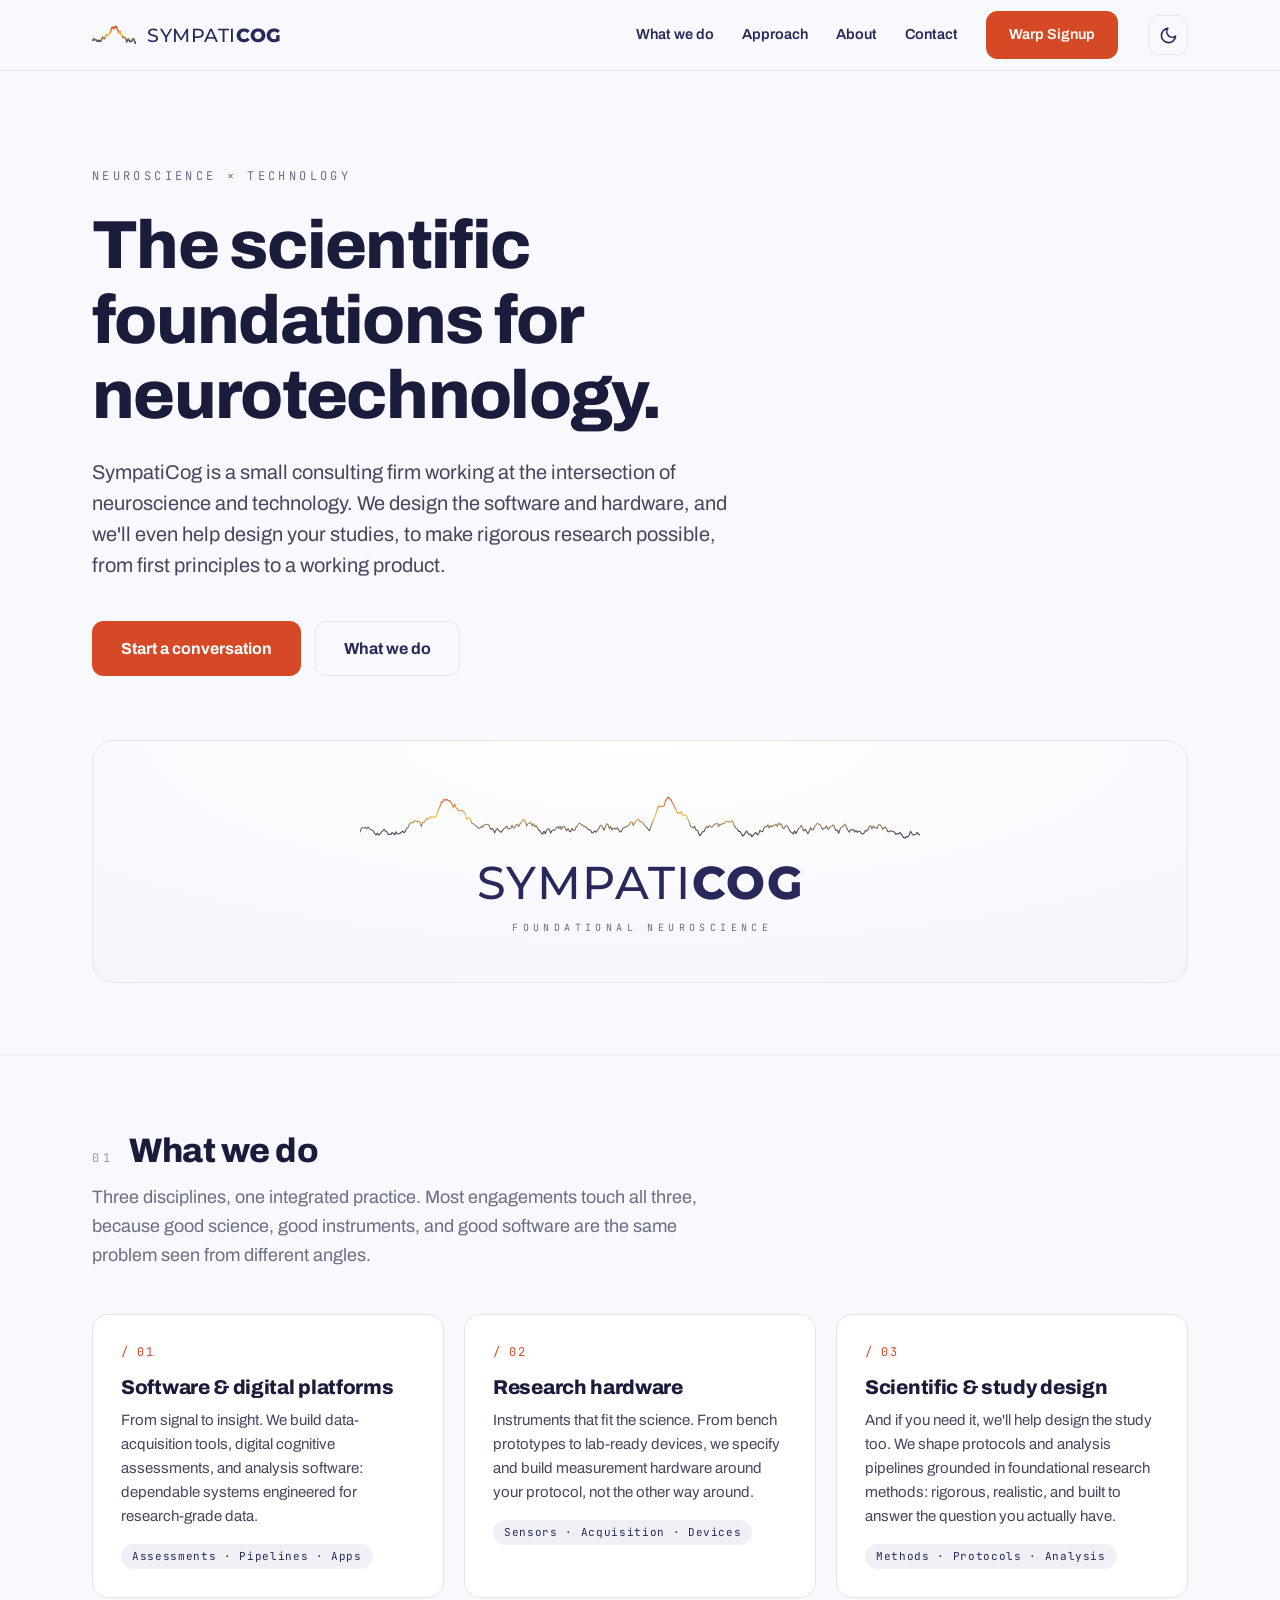
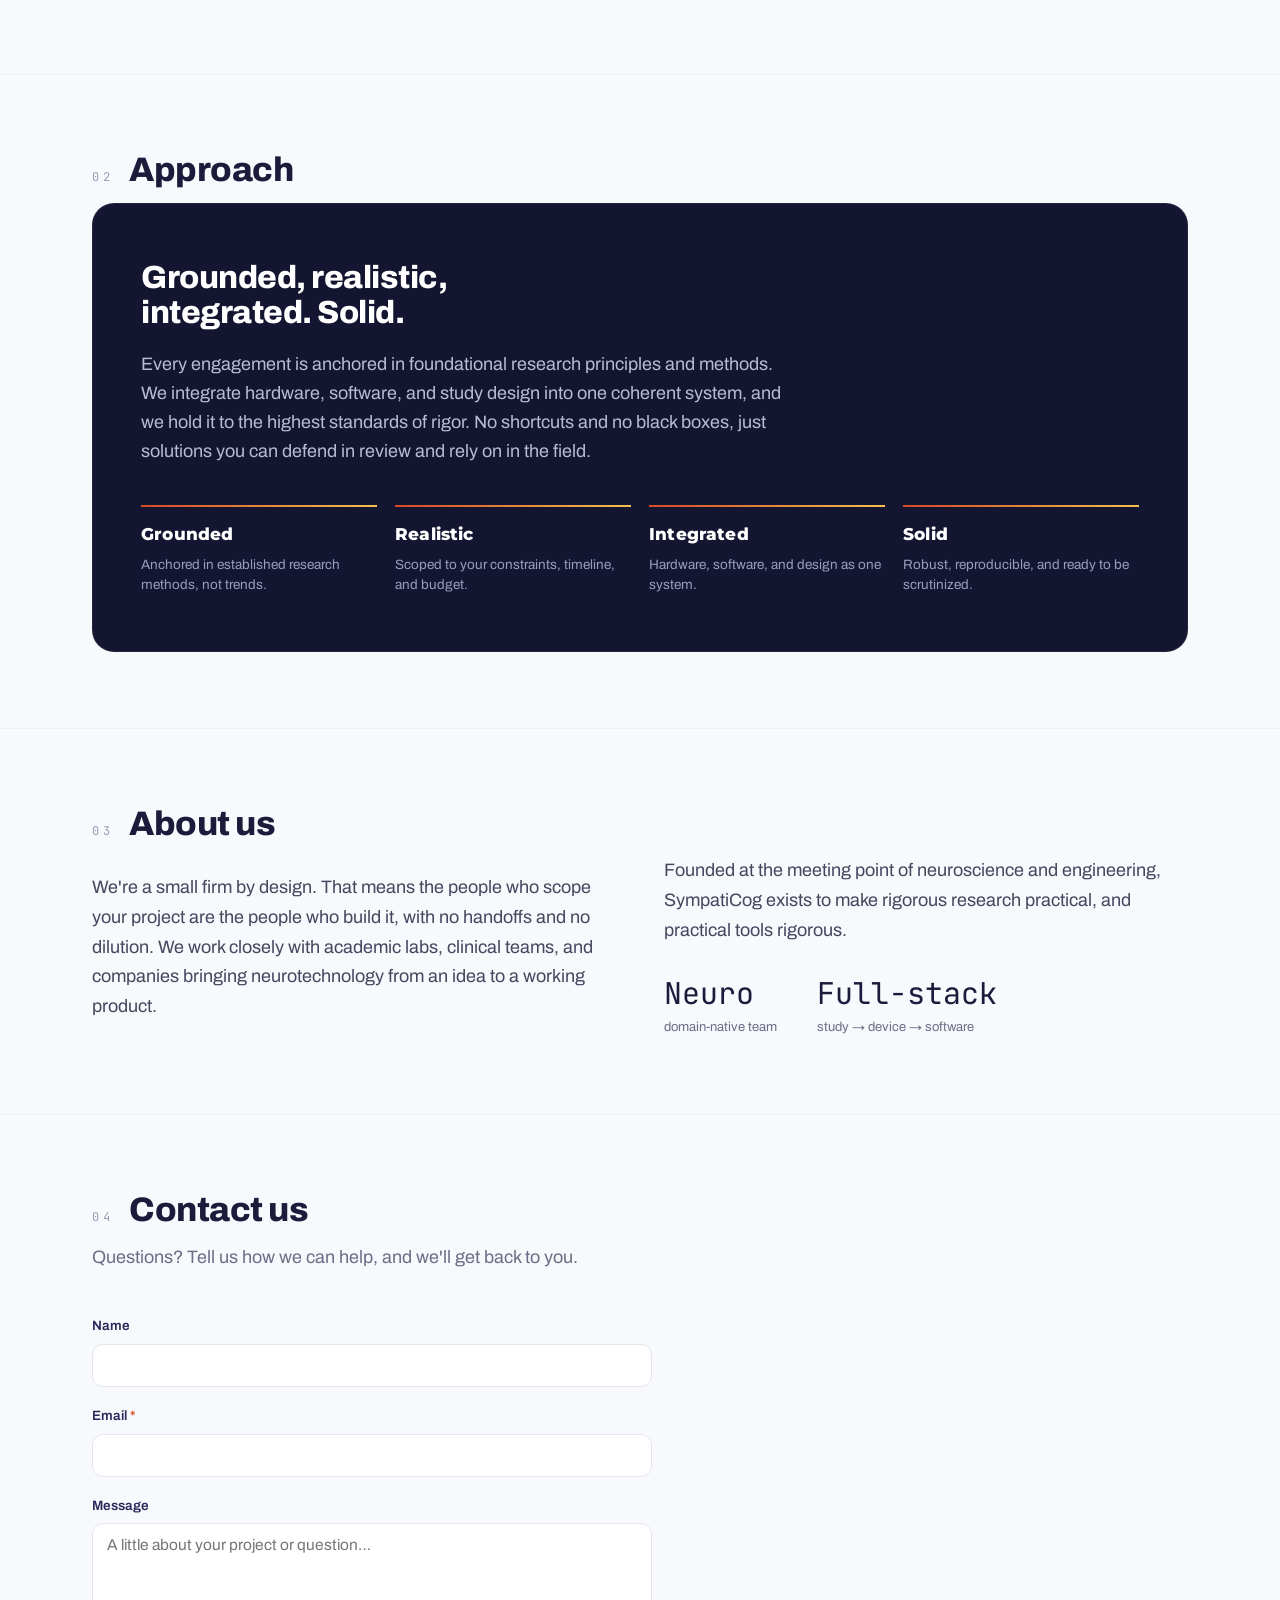
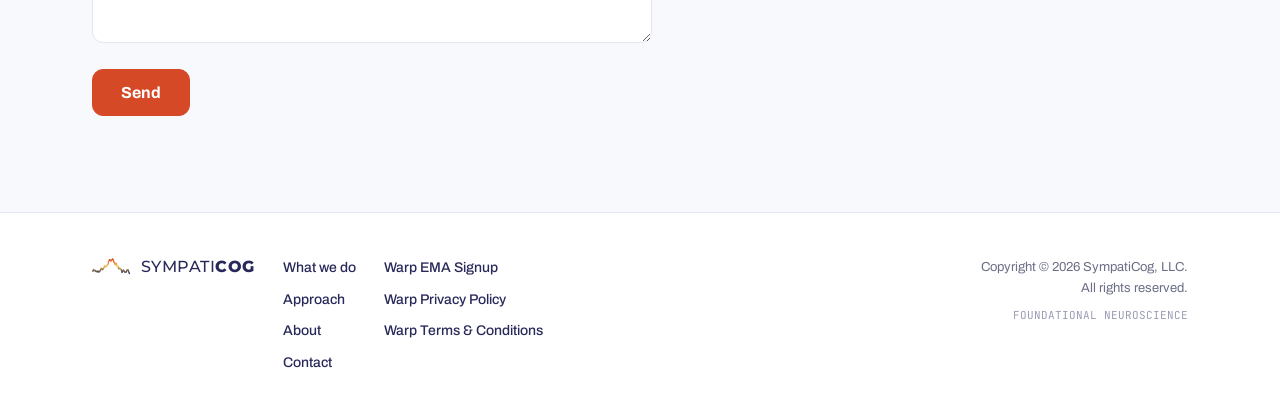
<file: index.html>
<!DOCTYPE html>
<html lang="en">
<head>
<meta charset="utf-8">
<meta name="viewport" content="width=device-width, initial-scale=1">
<title>SympatiCog · Foundational Neuroscience</title>
<meta name="description" content="SympatiCog is a consulting firm at the intersection of neuroscience and technology: scientific study design, research hardware, and software for research-grade data.">
<meta name="theme-color" content="#28295a">
<meta property="og:title" content="SympatiCog">
<meta property="og:description" content="A consulting firm working at the intersection of neuroscience and technology.">
<meta property="og:type" content="website">
<meta property="og:url" content="https://sympaticog.com/">
<link rel="icon" href="favicon.svg" type="image/svg+xml">
<link rel="preconnect" href="https://fonts.googleapis.com">
<link rel="preconnect" href="https://fonts.gstatic.com" crossorigin>
<link href="https://fonts.googleapis.com/css2?family=Archivo:wght@400;500;600;700;800&family=JetBrains+Mono:wght@400;500&family=Montserrat:wght@400;500;600;700;800&display=swap" rel="stylesheet">
<link rel="stylesheet" href="styles.css">
<script>(function(){try{var t=localStorage.getItem('sc-theme');if(t)document.documentElement.setAttribute('data-theme',t);}catch(e){}})();</script>
</head>
<body>

<header class="site-header">
  <div class="wrap">
    <a class="brand" href="/" aria-label="SympatiCog home">
      <svg viewBox="0 8 120 62" preserveAspectRatio="xMidYMid meet" aria-hidden="true"><defs><linearGradient id="hw" x1="0" y1="0" x2="0" y2="1"><stop offset="0" stop-color="#d64926"/><stop offset=".5" stop-color="#f2c14e"/><stop offset="1" stop-color="#28295a"/></linearGradient></defs><path d="M0.0 53.9 L1.3 52.3 L2.7 48.6 L4.0 53.0 L5.3 51.7 L6.7 51.3 L8.0 52.5 L9.3 51.6 L10.7 55.1 L12.0 56.1 L13.3 55.3 L14.7 54.7 L16.0 56.2 L17.3 53.4 L18.7 55.5 L20.0 57.1 L21.3 55.4 L22.7 55.9 L24.0 52.9 L25.3 51.9 L26.7 47.8 L28.0 44.0 L29.3 45.8 L30.7 48.8 L32.0 48.1 L33.3 49.2 L34.7 46.0 L36.0 43.5 L37.3 42.5 L38.7 36.9 L40.0 36.7 L41.3 40.4 L42.7 39.3 L44.0 38.9 L45.3 38.0 L46.7 37.1 L48.0 32.8 L49.3 32.6 L50.7 30.4 L52.0 22.7 L53.3 20.5 L54.7 17.0 L56.0 16.6 L57.3 19.0 L58.7 19.4 L60.0 21.9 L61.3 17.3 L62.7 17.5 L64.0 16.9 L65.3 14.3 L66.7 16.0 L68.0 18.1 L69.3 25.2 L70.7 26.6 L72.0 26.1 L73.3 33.2 L74.7 30.3 L76.0 28.9 L77.3 29.8 L78.7 36.8 L80.0 37.3 L81.3 38.1 L82.7 38.0 L84.0 43.9 L85.3 46.8 L86.7 43.6 L88.0 44.1 L89.3 45.5 L90.7 46.7 L92.0 47.5 L93.3 49.0 L94.7 53.9 L96.0 58.4 L97.3 53.9 L98.7 52.8 L100.0 49.7 L101.3 54.0 L102.7 53.4 L104.0 54.3 L105.3 58.1 L106.7 57.5 L108.0 57.1 L109.3 57.0 L110.7 55.1 L112.0 50.0 L113.3 51.0 L114.7 49.4 L116.0 49.2 L117.3 55.5 L118.7 58.4 L120.0 61.7" fill="none" stroke="url(#hw)" stroke-width="4.5" stroke-linejoin="round" stroke-linecap="round"/></svg>
      <span class="wordmark"><span>SYMPATI</span><b>COG</b></span>
    </a>
    <nav class="nav">
      <a href="#services">What we do</a>
      <a href="#approach">Approach</a>
      <a href="#about">About</a>
      <a href="#contact">Contact</a>
      <a class="btn" href="/warp-ema-signup">Warp Signup</a>
    </nav>
    <button class="theme-toggle" id="themeToggle" type="button" aria-label="Toggle dark mode">
      <svg class="i-moon" viewBox="0 0 24 24" fill="none" stroke="currentColor" stroke-width="2" stroke-linecap="round" stroke-linejoin="round"><path d="M21 12.8A9 9 0 1 1 11.2 3a7 7 0 0 0 9.8 9.8z"/></svg>
      <svg class="i-sun" viewBox="0 0 24 24" fill="none" stroke="currentColor" stroke-width="2" stroke-linecap="round" stroke-linejoin="round"><circle cx="12" cy="12" r="4"/><path d="M12 2v2M12 20v2M4.9 4.9l1.4 1.4M17.7 17.7l1.4 1.4M2 12h2M20 12h2M4.9 19.1l1.4-1.4M17.7 6.3l1.4-1.4"/></svg>
    </button>
  </div>
</header>

<main>
  <!-- HERO -->
  <section class="hero">
    <div class="wrap">
      <div class="eyebrow">Neuroscience × Technology</div>
      <h1>The scientific foundations for neurotechnology.</h1>
      <p class="lead">SympatiCog is a small consulting firm working at the intersection of neuroscience and technology. We design the software and hardware, and we'll even help design your studies, to make rigorous research possible, from first principles to a working product.</p>
      <div class="hero-actions">
        <a class="btn btn-lg" href="#contact">Start a conversation</a>
        <a class="btn btn-ghost btn-lg" href="#services">What we do</a>
      </div>
      <div class="hero-mark">
        <svg class="wave" viewBox="0 20 1200 100" preserveAspectRatio="xMidYMid meet" aria-label="SympatiCog neural signal mark"><defs><linearGradient id="heroW" x1="0" y1="0" x2="0" y2="1"><stop offset="0" stop-color="#d64926"/><stop offset=".48" stop-color="#f2c14e"/><stop offset="1" stop-color="#28295a"/></linearGradient></defs><path d="M0.0 94.7 L2.9 86.6 L5.7 86.0 L8.6 86.4 L11.4 84.5 L14.3 88.7 L17.1 83.6 L20.0 88.1 L22.9 89.9 L25.7 90.6 L28.6 93.4 L31.4 98.4 L34.3 101.1 L37.1 97.3 L40.0 101.5 L42.9 99.5 L45.7 95.1 L48.6 92.8 L51.4 88.6 L54.3 93.2 L57.1 93.9 L60.0 99.7 L62.9 100.2 L65.7 100.5 L68.6 96.4 L71.4 97.5 L74.3 101.2 L77.1 94.6 L80.0 99.3 L82.9 98.8 L85.7 97.5 L88.6 95.6 L91.4 92.9 L94.3 96.7 L97.1 94.0 L100.0 86.6 L102.9 85.2 L105.7 78.4 L108.6 74.8 L111.4 75.8 L114.3 73.6 L117.1 70.7 L120.0 71.3 L122.9 73.7 L125.7 71.3 L128.6 75.5 L131.4 83.1 L134.3 73.7 L137.1 73.9 L140.0 70.2 L142.9 65.6 L145.7 68.2 L148.6 65.1 L151.4 61.7 L154.3 64.6 L157.1 62.0 L160.0 63.3 L162.9 62.7 L165.7 52.7 L168.6 46.4 L171.4 40.6 L174.3 30.3 L177.1 31.5 L180.0 25.1 L182.9 26.8 L185.7 25.0 L188.6 27.4 L191.4 27.8 L194.3 30.7 L197.1 35.3 L200.0 43.2 L202.9 35.2 L205.7 42.8 L208.6 45.6 L211.4 49.8 L214.3 49.0 L217.1 48.5 L220.0 48.8 L222.9 52.8 L225.7 56.5 L228.6 67.2 L231.4 64.6 L234.3 64.9 L237.1 69.0 L240.0 76.5 L242.9 77.3 L245.7 79.7 L248.6 81.6 L251.4 84.6 L254.3 87.2 L257.1 86.3 L260.0 83.0 L262.9 84.6 L265.7 79.7 L268.6 79.4 L271.4 78.3 L274.3 78.8 L277.1 82.1 L280.0 89.5 L282.9 87.4 L285.7 89.6 L288.6 96.9 L291.4 90.8 L294.3 87.1 L297.1 91.9 L300.0 93.8 L302.9 95.4 L305.7 90.9 L308.6 87.7 L311.4 85.7 L314.3 81.9 L317.1 88.0 L320.0 88.0 L322.9 87.2 L325.7 80.3 L328.6 86.5 L331.4 85.8 L334.3 79.4 L337.1 79.2 L340.0 83.4 L342.9 77.0 L345.7 74.6 L348.6 68.6 L351.4 68.5 L354.3 73.3 L357.1 82.2 L360.0 76.6 L362.9 76.8 L365.7 73.2 L368.6 81.9 L371.4 76.8 L374.3 83.9 L377.1 80.5 L380.0 85.3 L382.9 91.6 L385.7 92.5 L388.6 97.4 L391.4 99.5 L394.3 92.9 L397.1 98.5 L400.0 91.3 L402.9 87.7 L405.7 89.3 L408.6 97.4 L411.4 92.0 L414.3 90.9 L417.1 91.4 L420.0 86.6 L422.9 83.5 L425.7 87.7 L428.6 82.1 L431.4 89.9 L434.3 83.1 L437.1 82.3 L440.0 87.0 L442.9 92.3 L445.7 87.6 L448.6 93.2 L451.4 94.6 L454.3 87.0 L457.1 91.3 L460.0 91.0 L462.9 85.3 L465.7 81.7 L468.6 77.4 L471.4 75.7 L474.3 80.5 L477.1 79.5 L480.0 84.0 L482.9 83.2 L485.7 85.2 L488.6 89.6 L491.4 89.7 L494.3 91.7 L497.1 96.9 L500.0 95.9 L502.9 92.8 L505.7 95.5 L508.6 91.4 L511.4 88.4 L514.3 81.6 L517.1 80.3 L520.0 85.8 L522.9 91.2 L525.7 83.4 L528.6 77.2 L531.4 79.0 L534.3 87.4 L537.1 83.0 L540.0 90.5 L542.9 87.4 L545.7 86.6 L548.6 89.1 L551.4 85.8 L554.3 90.6 L557.1 94.8 L560.0 93.5 L562.9 87.4 L565.7 85.6 L568.6 84.8 L571.4 83.4 L574.3 81.9 L577.1 78.5 L580.0 73.9 L582.9 73.6 L585.7 81.0 L588.6 75.0 L591.4 71.1 L594.3 69.2 L597.1 67.0 L600.0 73.6 L602.9 72.1 L605.7 75.1 L608.6 78.8 L611.4 82.3 L614.3 84.7 L617.1 88.6 L620.0 91.8 L622.9 86.1 L625.7 77.2 L628.6 67.4 L631.4 65.0 L634.3 55.1 L637.1 46.1 L640.0 39.4 L642.9 41.2 L645.7 40.4 L648.6 39.3 L651.4 39.9 L654.3 29.2 L657.1 25.1 L660.0 19.0 L662.9 23.3 L665.7 24.6 L668.6 30.7 L671.4 35.2 L674.3 42.7 L677.1 46.6 L680.0 55.1 L682.9 52.4 L685.7 55.6 L688.6 51.9 L691.4 59.2 L694.3 59.2 L697.1 58.0 L700.0 60.8 L702.9 67.8 L705.7 74.1 L708.6 83.4 L711.4 84.1 L714.3 86.7 L717.1 82.1 L720.0 91.1 L722.9 90.9 L725.7 98.3 L728.6 102.7 L731.4 98.7 L734.3 94.2 L737.1 94.4 L740.0 87.4 L742.9 82.8 L745.7 86.0 L748.6 81.4 L751.4 83.3 L754.3 84.9 L757.1 81.1 L760.0 78.4 L762.9 77.4 L765.7 76.6 L768.6 83.1 L771.4 78.0 L774.3 79.3 L777.1 76.3 L780.0 77.3 L782.9 73.2 L785.7 72.4 L788.6 72.5 L791.4 73.8 L794.3 72.4 L797.1 70.9 L800.0 75.5 L802.9 83.1 L805.7 86.7 L808.6 88.9 L811.4 93.6 L814.3 93.2 L817.1 98.4 L820.0 103.6 L822.9 101.5 L825.7 96.8 L828.6 92.7 L831.4 97.9 L834.3 100.4 L837.1 99.8 L840.0 104.9 L842.9 101.8 L845.7 97.6 L848.6 96.3 L851.4 101.0 L854.3 99.1 L857.1 91.0 L860.0 94.0 L862.9 94.2 L865.7 86.4 L868.6 83.3 L871.4 84.0 L874.3 79.3 L877.1 86.3 L880.0 81.9 L882.9 83.1 L885.7 81.2 L888.6 80.6 L891.4 78.3 L894.3 83.2 L897.1 75.4 L900.0 79.3 L902.9 77.5 L905.7 86.2 L908.6 87.5 L911.4 82.7 L914.3 80.5 L917.1 84.1 L920.0 90.4 L922.9 94.8 L925.7 96.3 L928.6 99.0 L931.4 92.2 L934.3 98.3 L937.1 92.8 L940.0 87.3 L942.9 85.2 L945.7 80.5 L948.6 87.3 L951.4 92.9 L954.3 88.9 L957.1 93.9 L960.0 98.4 L962.9 92.9 L965.7 85.6 L968.6 89.9 L971.4 90.1 L974.3 84.1 L977.1 80.1 L980.0 76.2 L982.9 78.1 L985.7 79.0 L988.6 83.7 L991.4 89.5 L994.3 86.6 L997.1 86.7 L1000.0 81.4 L1002.9 89.4 L1005.7 86.8 L1008.6 82.6 L1011.4 82.1 L1014.3 79.7 L1017.1 85.8 L1020.0 91.8 L1022.9 90.6 L1025.7 97.6 L1028.6 89.3 L1031.4 85.3 L1034.3 84.0 L1037.1 80.2 L1040.0 78.1 L1042.9 86.2 L1045.7 91.2 L1048.6 95.4 L1051.4 90.2 L1054.3 90.5 L1057.1 89.3 L1060.0 95.0 L1062.9 91.8 L1065.7 95.8 L1068.6 93.1 L1071.4 93.3 L1074.3 98.4 L1077.1 99.4 L1080.0 97.9 L1082.9 91.5 L1085.7 93.1 L1088.6 90.7 L1091.4 83.0 L1094.3 81.5 L1097.1 88.2 L1100.0 82.0 L1102.9 85.6 L1105.7 85.8 L1108.6 87.2 L1111.4 79.2 L1114.3 79.5 L1117.1 82.3 L1120.0 89.4 L1122.9 86.0 L1125.7 84.2 L1128.6 88.8 L1131.4 94.6 L1134.3 94.4 L1137.1 92.0 L1140.0 93.4 L1142.9 94.0 L1145.7 95.5 L1148.6 100.1 L1151.4 98.1 L1154.3 98.9 L1157.1 95.6 L1160.0 99.6 L1162.9 104.1 L1165.7 107.4 L1168.6 107.6 L1171.4 104.9 L1174.3 105.2 L1177.1 101.4 L1180.0 93.4 L1182.9 98.4 L1185.7 101.5 L1188.6 101.0 L1191.4 99.1 L1194.3 95.7 L1197.1 100.1 L1200.0 100.8" fill="none" stroke="url(#heroW)" stroke-width="2.4" stroke-linejoin="round" stroke-linecap="round"/></svg>
        <span class="wordmark"><span>SYMPATI</span><b>COG</b></span>
        <span class="tag">FOUNDATIONAL NEUROSCIENCE</span>
      </div>
    </div>
  </section>

  <!-- SERVICES -->
  <section class="section" id="services">
    <div class="wrap">
      <div class="section-head"><span class="num">01</span><h2>What we do</h2></div>
      <p class="section-intro">Three disciplines, one integrated practice. Most engagements touch all three, because good science, good instruments, and good software are the same problem seen from different angles.</p>
      <div class="cards">
        <article class="card">
          <div class="idx">/ 01</div>
          <h3>Software &amp; digital platforms</h3>
          <p>From signal to insight. We build data-acquisition tools, digital cognitive assessments, and analysis software: dependable systems engineered for research-grade data.</p>
          <span class="chip">Assessments · Pipelines · Apps</span>
        </article>
        <article class="card">
          <div class="idx">/ 02</div>
          <h3>Research hardware</h3>
          <p>Instruments that fit the science. From bench prototypes to lab-ready devices, we specify and build measurement hardware around your protocol, not the other way around.</p>
          <span class="chip">Sensors · Acquisition · Devices</span>
        </article>
        <article class="card">
          <div class="idx">/ 03</div>
          <h3>Scientific &amp; study design</h3>
          <p>And if you need it, we'll help design the study too. We shape protocols and analysis pipelines grounded in foundational research methods: rigorous, realistic, and built to answer the question you actually have.</p>
          <span class="chip">Methods · Protocols · Analysis</span>
        </article>
      </div>
    </div>
  </section>

  <!-- APPROACH -->
  <section class="section" id="approach">
    <div class="wrap">
      <div class="section-head"><span class="num">02</span><h2>Approach</h2></div>
      <div class="band">
        <h2>Grounded, realistic, integrated. Solid.</h2>
        <p class="lead">Every engagement is anchored in foundational research principles and methods. We integrate hardware, software, and study design into one coherent system, and we hold it to the highest standards of rigor. No shortcuts and no black boxes, just solutions you can defend in review and rely on in the field.</p>
        <div class="principles">
          <div class="principle"><div class="k">Grounded</div><div class="v">Anchored in established research methods, not trends.</div></div>
          <div class="principle"><div class="k">Realistic</div><div class="v">Scoped to your constraints, timeline, and budget.</div></div>
          <div class="principle"><div class="k">Integrated</div><div class="v">Hardware, software, and design as one system.</div></div>
          <div class="principle"><div class="k">Solid</div><div class="v">Robust, reproducible, and ready to be scrutinized.</div></div>
        </div>
      </div>
    </div>
  </section>

  <!-- ABOUT -->
  <section class="section" id="about">
    <div class="wrap">
      <div class="section-head"><span class="num">03</span><h2>About us</h2></div>
      <div class="about-grid">
        <p>We're a small firm by design. That means the people who scope your project are the people who build it, with no handoffs and no dilution. We work closely with academic labs, clinical teams, and companies bringing neurotechnology from an idea to a working product.</p>
        <div>
          <p style="margin-bottom:24px;">Founded at the meeting point of neuroscience and engineering, SympatiCog exists to make rigorous research practical, and practical tools rigorous.</p>
          <div class="stat-row">
            <div class="stat"><div class="n mono">Neuro</div><div class="l">domain-native team</div></div>
            <div class="stat"><div class="n mono">Full-stack</div><div class="l">study → device → software</div></div>
          </div>
        </div>
      </div>
    </div>
  </section>

  <!-- CONTACT -->
  <section class="section" id="contact">
    <div class="wrap">
      <div class="section-head"><span class="num">04</span><h2>Contact us</h2></div>
      <p class="section-intro">Questions? Tell us how we can help, and we'll get back to you.</p>
      <form class="form" name="contact" method="POST" data-netlify="true" netlify-honeypot="bot-field" action="/?sent=1">
        <input type="hidden" name="form-name" value="contact">
        <p hidden><label>Leave this empty: <input name="bot-field"></label></p>
        <div class="field"><label for="c-name">Name</label><input id="c-name" type="text" name="name"></div>
        <div class="field"><label for="c-email">Email <span class="req">*</span></label><input id="c-email" type="email" name="email" required></div>
        <div class="field"><label for="c-msg">Message</label><textarea id="c-msg" name="message" placeholder="A little about your project or question…"></textarea></div>
        <button class="btn btn-lg" type="submit">Send</button>
      </form>
    </div>
  </section>
</main>

<footer class="site-footer">
  <div class="wrap">
    <a class="brand" href="/" aria-label="SympatiCog home">
      <svg viewBox="0 8 120 62" preserveAspectRatio="xMidYMid meet" aria-hidden="true" style="width:38px;height:19px"><defs><linearGradient id="fw" x1="0" y1="0" x2="0" y2="1"><stop offset="0" stop-color="#d64926"/><stop offset=".5" stop-color="#f2c14e"/><stop offset="1" stop-color="#28295a"/></linearGradient></defs><path d="M0.0 53.9 L1.3 52.3 L2.7 48.6 L4.0 53.0 L5.3 51.7 L6.7 51.3 L8.0 52.5 L9.3 51.6 L10.7 55.1 L12.0 56.1 L13.3 55.3 L14.7 54.7 L16.0 56.2 L17.3 53.4 L18.7 55.5 L20.0 57.1 L21.3 55.4 L22.7 55.9 L24.0 52.9 L25.3 51.9 L26.7 47.8 L28.0 44.0 L29.3 45.8 L30.7 48.8 L32.0 48.1 L33.3 49.2 L34.7 46.0 L36.0 43.5 L37.3 42.5 L38.7 36.9 L40.0 36.7 L41.3 40.4 L42.7 39.3 L44.0 38.9 L45.3 38.0 L46.7 37.1 L48.0 32.8 L49.3 32.6 L50.7 30.4 L52.0 22.7 L53.3 20.5 L54.7 17.0 L56.0 16.6 L57.3 19.0 L58.7 19.4 L60.0 21.9 L61.3 17.3 L62.7 17.5 L64.0 16.9 L65.3 14.3 L66.7 16.0 L68.0 18.1 L69.3 25.2 L70.7 26.6 L72.0 26.1 L73.3 33.2 L74.7 30.3 L76.0 28.9 L77.3 29.8 L78.7 36.8 L80.0 37.3 L81.3 38.1 L82.7 38.0 L84.0 43.9 L85.3 46.8 L86.7 43.6 L88.0 44.1 L89.3 45.5 L90.7 46.7 L92.0 47.5 L93.3 49.0 L94.7 53.9 L96.0 58.4 L97.3 53.9 L98.7 52.8 L100.0 49.7 L101.3 54.0 L102.7 53.4 L104.0 54.3 L105.3 58.1 L106.7 57.5 L108.0 57.1 L109.3 57.0 L110.7 55.1 L112.0 50.0 L113.3 51.0 L114.7 49.4 L116.0 49.2 L117.3 55.5 L118.7 58.4 L120.0 61.7" fill="none" stroke="url(#fw)" stroke-width="4.5" stroke-linejoin="round" stroke-linecap="round"/></svg>
      <span class="wordmark"><span>SYMPATI</span><b>COG</b></span>
    </a>
    <nav class="foot-nav">
      <a href="/#services">What we do</a>
      <a href="/#approach">Approach</a>
      <a href="/#about">About</a>
      <a href="/#contact">Contact</a>
    </nav>
    <nav class="foot-nav">
      <a href="/warp-ema-signup">Warp EMA Signup</a>
      <a href="/warp-privacy-policy">Warp Privacy Policy</a>
      <a href="/warp-terms-and-conditions">Warp Terms &amp; Conditions</a>
    </nav>
    <div class="foot-meta">
      Copyright © 2026 SympatiCog, LLC.<br>All rights reserved.
      <div class="mono">FOUNDATIONAL NEUROSCIENCE</div>
    </div>
  </div>
</footer>

<script>document.getElementById('themeToggle').addEventListener('click',function(){var d=document.documentElement;var n=d.getAttribute('data-theme')==='dark'?'light':'dark';d.setAttribute('data-theme',n);try{localStorage.setItem('sc-theme',n);}catch(e){}});</script>
</body>
</html>
</file>
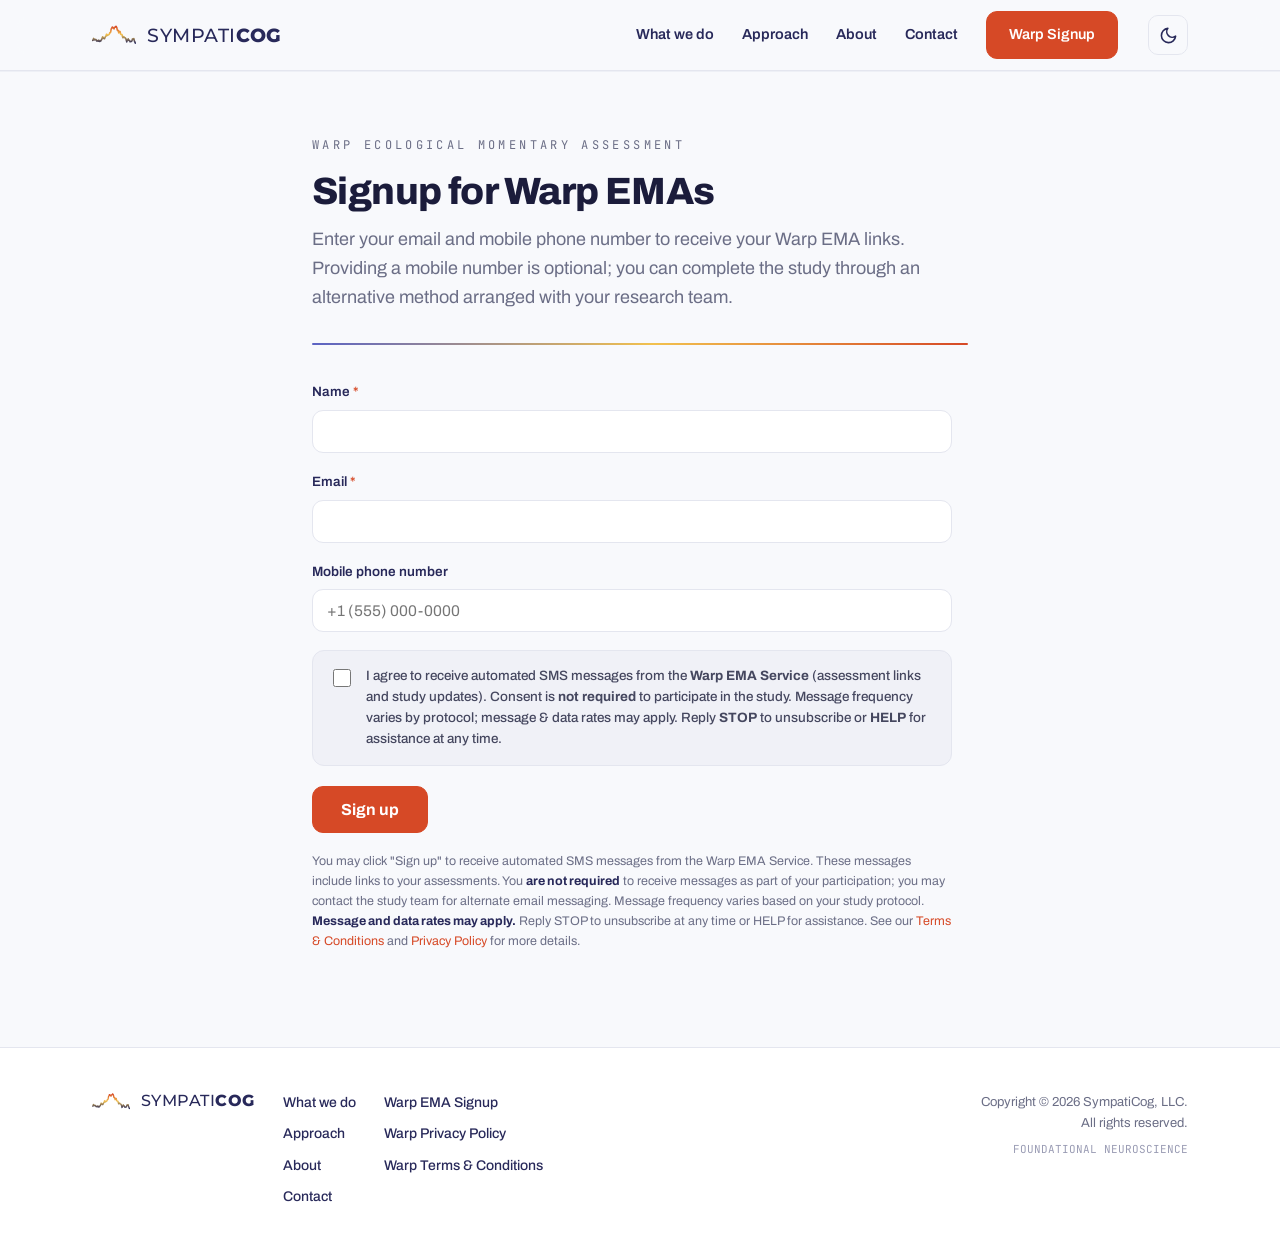
<file: warp-ema-signup.html>
<!DOCTYPE html>
<html lang="en">
<head>
<meta charset="utf-8">
<meta name="viewport" content="width=device-width, initial-scale=1">
<title>Warp EMA Signup · SympatiCog</title>
<meta name="description" content="Sign up for Warp EMA to receive automated SMS messages with your assessment links. Consent is optional and you can opt out at any time.">
<meta name="theme-color" content="#28295a">
<link rel="icon" href="favicon.svg" type="image/svg+xml">
<link rel="preconnect" href="https://fonts.googleapis.com">
<link rel="preconnect" href="https://fonts.gstatic.com" crossorigin>
<link href="https://fonts.googleapis.com/css2?family=Archivo:wght@400;500;600;700;800&family=JetBrains+Mono:wght@400;500&family=Montserrat:wght@400;500;600;700;800&display=swap" rel="stylesheet">
<link rel="stylesheet" href="styles.css">
<script>(function(){try{var t=localStorage.getItem('sc-theme');if(t)document.documentElement.setAttribute('data-theme',t);}catch(e){}})();</script>
</head>
<body>

<header class="site-header">
  <div class="wrap">
    <a class="brand" href="/" aria-label="SympatiCog home">
      <svg viewBox="0 8 120 62" preserveAspectRatio="xMidYMid meet" aria-hidden="true"><defs><linearGradient id="hw" x1="0" y1="0" x2="0" y2="1"><stop offset="0" stop-color="#d64926"/><stop offset=".5" stop-color="#f2c14e"/><stop offset="1" stop-color="#28295a"/></linearGradient></defs><path d="M0.0 53.9 L1.3 52.3 L2.7 48.6 L4.0 53.0 L5.3 51.7 L6.7 51.3 L8.0 52.5 L9.3 51.6 L10.7 55.1 L12.0 56.1 L13.3 55.3 L14.7 54.7 L16.0 56.2 L17.3 53.4 L18.7 55.5 L20.0 57.1 L21.3 55.4 L22.7 55.9 L24.0 52.9 L25.3 51.9 L26.7 47.8 L28.0 44.0 L29.3 45.8 L30.7 48.8 L32.0 48.1 L33.3 49.2 L34.7 46.0 L36.0 43.5 L37.3 42.5 L38.7 36.9 L40.0 36.7 L41.3 40.4 L42.7 39.3 L44.0 38.9 L45.3 38.0 L46.7 37.1 L48.0 32.8 L49.3 32.6 L50.7 30.4 L52.0 22.7 L53.3 20.5 L54.7 17.0 L56.0 16.6 L57.3 19.0 L58.7 19.4 L60.0 21.9 L61.3 17.3 L62.7 17.5 L64.0 16.9 L65.3 14.3 L66.7 16.0 L68.0 18.1 L69.3 25.2 L70.7 26.6 L72.0 26.1 L73.3 33.2 L74.7 30.3 L76.0 28.9 L77.3 29.8 L78.7 36.8 L80.0 37.3 L81.3 38.1 L82.7 38.0 L84.0 43.9 L85.3 46.8 L86.7 43.6 L88.0 44.1 L89.3 45.5 L90.7 46.7 L92.0 47.5 L93.3 49.0 L94.7 53.9 L96.0 58.4 L97.3 53.9 L98.7 52.8 L100.0 49.7 L101.3 54.0 L102.7 53.4 L104.0 54.3 L105.3 58.1 L106.7 57.5 L108.0 57.1 L109.3 57.0 L110.7 55.1 L112.0 50.0 L113.3 51.0 L114.7 49.4 L116.0 49.2 L117.3 55.5 L118.7 58.4 L120.0 61.7" fill="none" stroke="url(#hw)" stroke-width="4.5" stroke-linejoin="round" stroke-linecap="round"/></svg>
      <span class="wordmark"><span>SYMPATI</span><b>COG</b></span>
    </a>
    <nav class="nav">
      <a href="/#services">What we do</a>
      <a href="/#approach">Approach</a>
      <a href="/#about">About</a>
      <a href="/#contact">Contact</a>
      <a class="btn" href="/warp-ema-signup">Warp Signup</a>
    </nav>
    <button class="theme-toggle" id="themeToggle" type="button" aria-label="Toggle dark mode">
      <svg class="i-moon" viewBox="0 0 24 24" fill="none" stroke="currentColor" stroke-width="2" stroke-linecap="round" stroke-linejoin="round"><path d="M21 12.8A9 9 0 1 1 11.2 3a7 7 0 0 0 9.8 9.8z"/></svg>
      <svg class="i-sun" viewBox="0 0 24 24" fill="none" stroke="currentColor" stroke-width="2" stroke-linecap="round" stroke-linejoin="round"><circle cx="12" cy="12" r="4"/><path d="M12 2v2M12 20v2M4.9 4.9l1.4 1.4M17.7 17.7l1.4 1.4M2 12h2M20 12h2M4.9 19.1l1.4-1.4M17.7 6.3l1.4-1.4"/></svg>
    </button>
  </div>
</header>

<main>
  <section class="section" style="padding-top:64px">
    <div class="wrap" style="max-width:720px">
      <div class="eyebrow" style="margin-bottom:16px">Warp Ecological Momentary Assessment</div>
      <h1 style="font-size:38px;margin-bottom:12px">Signup for Warp EMAs</h1>
      <p class="section-intro" style="margin-bottom:32px">Enter your email and mobile phone number to receive your Warp EMA links. Providing a mobile number is optional; you can complete the study through an alternative method arranged with your research team.</p>
      <hr class="signal-rule" style="margin-bottom:36px">

      <form class="form wide" name="warp-ema-signup" method="POST" data-netlify="true" netlify-honeypot="bot-field" action="/warp-ema-signup?sent=1">
        <input type="hidden" name="form-name" value="warp-ema-signup">
        <p hidden><label>Leave this empty: <input name="bot-field"></label></p>

        <div class="field"><label for="w-name">Name <span class="req">*</span></label><input id="w-name" type="text" name="name" required></div>
        <div class="field"><label for="w-email">Email <span class="req">*</span></label><input id="w-email" type="email" name="email" required></div>
        <div class="field"><label for="w-phone">Mobile phone number <span class="req" id="w-phone-req" hidden>*</span></label><input id="w-phone" type="tel" name="mobile-phone" inputmode="tel" placeholder="+1 (555) 000-0000"></div>

        <div class="consent">
          <input id="w-consent" type="checkbox" name="sms-consent" value="agreed">
          <label for="w-consent">I agree to receive automated SMS messages from the <strong>Warp EMA Service</strong> (assessment links and study updates). Consent is <strong>not required</strong> to participate in the study. Message frequency varies by protocol; message &amp; data rates may apply. Reply <strong>STOP</strong> to unsubscribe or <strong>HELP</strong> for assistance at any time.</label>
        </div>

        <button class="btn btn-lg" type="submit">Sign up</button>

        <p class="fineprint">You may click "Sign up" to receive automated SMS messages from the Warp EMA Service. These messages include links to your assessments. You <strong>are not required</strong> to receive messages as part of your participation; you may contact the study team for alternate email messaging. Message frequency varies based on your study protocol. <strong>Message and data rates may apply.</strong> Reply STOP to unsubscribe at any time or HELP for assistance. See our <a href="/warp-terms-and-conditions">Terms &amp; Conditions</a> and <a href="/warp-privacy-policy">Privacy Policy</a> for more details.</p>
      </form>
    </div>
  </section>
</main>

<script>
(function(){
  var consent=document.getElementById('w-consent');
  var phone=document.getElementById('w-phone');
  var star=document.getElementById('w-phone-req');
  function sync(){
    var on=consent.checked;
    phone.required=on;
    star.hidden=!on;
  }
  consent.addEventListener('change',sync);
  sync();
})();
</script>

<footer class="site-footer">
  <div class="wrap">
    <a class="brand" href="/" aria-label="SympatiCog home">
      <svg viewBox="0 8 120 62" preserveAspectRatio="xMidYMid meet" aria-hidden="true" style="width:38px;height:19px"><defs><linearGradient id="fw" x1="0" y1="0" x2="0" y2="1"><stop offset="0" stop-color="#d64926"/><stop offset=".5" stop-color="#f2c14e"/><stop offset="1" stop-color="#28295a"/></linearGradient></defs><path d="M0.0 53.9 L1.3 52.3 L2.7 48.6 L4.0 53.0 L5.3 51.7 L6.7 51.3 L8.0 52.5 L9.3 51.6 L10.7 55.1 L12.0 56.1 L13.3 55.3 L14.7 54.7 L16.0 56.2 L17.3 53.4 L18.7 55.5 L20.0 57.1 L21.3 55.4 L22.7 55.9 L24.0 52.9 L25.3 51.9 L26.7 47.8 L28.0 44.0 L29.3 45.8 L30.7 48.8 L32.0 48.1 L33.3 49.2 L34.7 46.0 L36.0 43.5 L37.3 42.5 L38.7 36.9 L40.0 36.7 L41.3 40.4 L42.7 39.3 L44.0 38.9 L45.3 38.0 L46.7 37.1 L48.0 32.8 L49.3 32.6 L50.7 30.4 L52.0 22.7 L53.3 20.5 L54.7 17.0 L56.0 16.6 L57.3 19.0 L58.7 19.4 L60.0 21.9 L61.3 17.3 L62.7 17.5 L64.0 16.9 L65.3 14.3 L66.7 16.0 L68.0 18.1 L69.3 25.2 L70.7 26.6 L72.0 26.1 L73.3 33.2 L74.7 30.3 L76.0 28.9 L77.3 29.8 L78.7 36.8 L80.0 37.3 L81.3 38.1 L82.7 38.0 L84.0 43.9 L85.3 46.8 L86.7 43.6 L88.0 44.1 L89.3 45.5 L90.7 46.7 L92.0 47.5 L93.3 49.0 L94.7 53.9 L96.0 58.4 L97.3 53.9 L98.7 52.8 L100.0 49.7 L101.3 54.0 L102.7 53.4 L104.0 54.3 L105.3 58.1 L106.7 57.5 L108.0 57.1 L109.3 57.0 L110.7 55.1 L112.0 50.0 L113.3 51.0 L114.7 49.4 L116.0 49.2 L117.3 55.5 L118.7 58.4 L120.0 61.7" fill="none" stroke="url(#fw)" stroke-width="4.5" stroke-linejoin="round" stroke-linecap="round"/></svg>
      <span class="wordmark"><span>SYMPATI</span><b>COG</b></span>
    </a>
    <nav class="foot-nav">
      <a href="/#services">What we do</a>
      <a href="/#approach">Approach</a>
      <a href="/#about">About</a>
      <a href="/#contact">Contact</a>
    </nav>
    <nav class="foot-nav">
      <a href="/warp-ema-signup">Warp EMA Signup</a>
      <a href="/warp-privacy-policy">Warp Privacy Policy</a>
      <a href="/warp-terms-and-conditions">Warp Terms &amp; Conditions</a>
    </nav>
    <div class="foot-meta">
      Copyright © 2026 SympatiCog, LLC.<br>All rights reserved.
      <div class="mono">FOUNDATIONAL NEUROSCIENCE</div>
    </div>
  </div>
</footer>

<script>document.getElementById('themeToggle').addEventListener('click',function(){var d=document.documentElement;var n=d.getAttribute('data-theme')==='dark'?'light':'dark';d.setAttribute('data-theme',n);try{localStorage.setItem('sc-theme',n);}catch(e){}});</script>
</body>
</html>
</file>
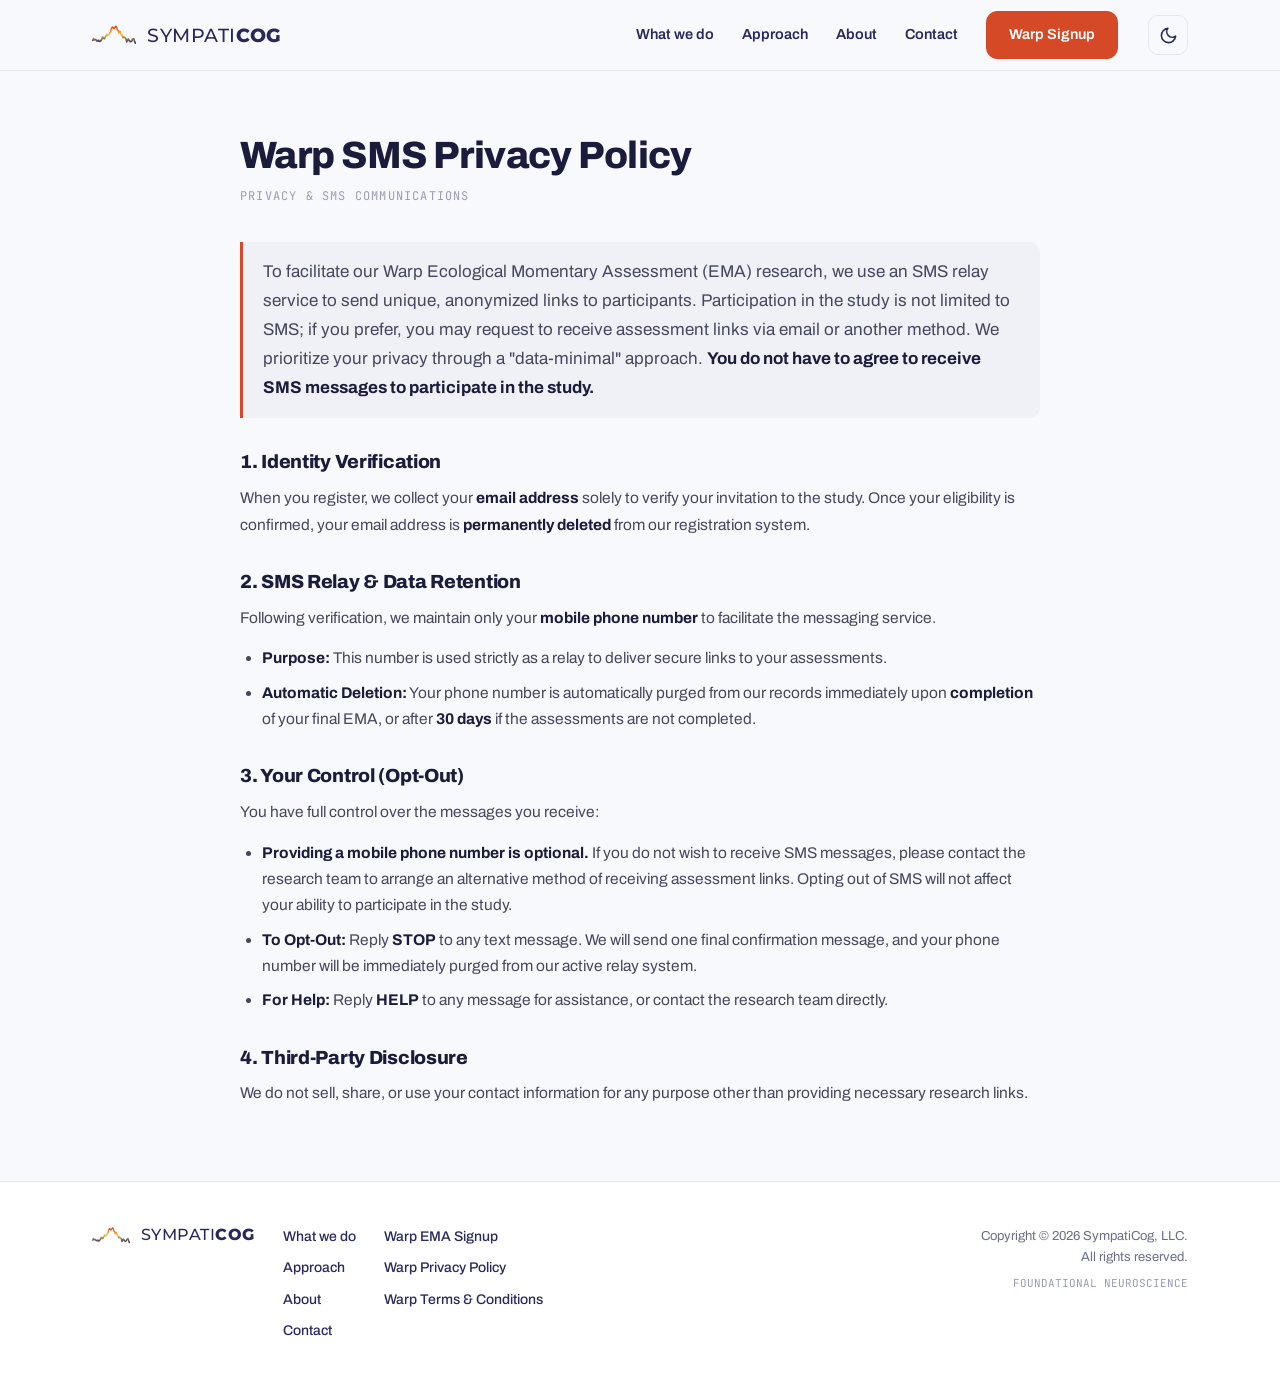
<file: warp-privacy-policy.html>
<!DOCTYPE html>
<html lang="en">
<head>
<meta charset="utf-8">
<meta name="viewport" content="width=device-width, initial-scale=1">
<title>Warp SMS Privacy Policy · SympatiCog</title>
<meta name="description" content="How SympatiCog protects your data in SMS communications for the Warp Ecological Momentary Assessment.">
<meta name="theme-color" content="#28295a">
<link rel="icon" href="favicon.svg" type="image/svg+xml">
<link rel="preconnect" href="https://fonts.googleapis.com">
<link rel="preconnect" href="https://fonts.gstatic.com" crossorigin>
<link href="https://fonts.googleapis.com/css2?family=Archivo:wght@400;500;600;700;800&family=JetBrains+Mono:wght@400;500&family=Montserrat:wght@400;500;600;700;800&display=swap" rel="stylesheet">
<link rel="stylesheet" href="styles.css">
<script>(function(){try{var t=localStorage.getItem('sc-theme');if(t)document.documentElement.setAttribute('data-theme',t);}catch(e){}})();</script>
</head>
<body>

<header class="site-header">
  <div class="wrap">
    <a class="brand" href="/" aria-label="SympatiCog home">
      <svg viewBox="0 8 120 62" preserveAspectRatio="xMidYMid meet" aria-hidden="true"><defs><linearGradient id="hw" x1="0" y1="0" x2="0" y2="1"><stop offset="0" stop-color="#d64926"/><stop offset=".5" stop-color="#f2c14e"/><stop offset="1" stop-color="#28295a"/></linearGradient></defs><path d="M0.0 53.9 L1.3 52.3 L2.7 48.6 L4.0 53.0 L5.3 51.7 L6.7 51.3 L8.0 52.5 L9.3 51.6 L10.7 55.1 L12.0 56.1 L13.3 55.3 L14.7 54.7 L16.0 56.2 L17.3 53.4 L18.7 55.5 L20.0 57.1 L21.3 55.4 L22.7 55.9 L24.0 52.9 L25.3 51.9 L26.7 47.8 L28.0 44.0 L29.3 45.8 L30.7 48.8 L32.0 48.1 L33.3 49.2 L34.7 46.0 L36.0 43.5 L37.3 42.5 L38.7 36.9 L40.0 36.7 L41.3 40.4 L42.7 39.3 L44.0 38.9 L45.3 38.0 L46.7 37.1 L48.0 32.8 L49.3 32.6 L50.7 30.4 L52.0 22.7 L53.3 20.5 L54.7 17.0 L56.0 16.6 L57.3 19.0 L58.7 19.4 L60.0 21.9 L61.3 17.3 L62.7 17.5 L64.0 16.9 L65.3 14.3 L66.7 16.0 L68.0 18.1 L69.3 25.2 L70.7 26.6 L72.0 26.1 L73.3 33.2 L74.7 30.3 L76.0 28.9 L77.3 29.8 L78.7 36.8 L80.0 37.3 L81.3 38.1 L82.7 38.0 L84.0 43.9 L85.3 46.8 L86.7 43.6 L88.0 44.1 L89.3 45.5 L90.7 46.7 L92.0 47.5 L93.3 49.0 L94.7 53.9 L96.0 58.4 L97.3 53.9 L98.7 52.8 L100.0 49.7 L101.3 54.0 L102.7 53.4 L104.0 54.3 L105.3 58.1 L106.7 57.5 L108.0 57.1 L109.3 57.0 L110.7 55.1 L112.0 50.0 L113.3 51.0 L114.7 49.4 L116.0 49.2 L117.3 55.5 L118.7 58.4 L120.0 61.7" fill="none" stroke="url(#hw)" stroke-width="4.5" stroke-linejoin="round" stroke-linecap="round"/></svg>
      <span class="wordmark"><span>SYMPATI</span><b>COG</b></span>
    </a>
    <nav class="nav">
      <a href="/#services">What we do</a>
      <a href="/#approach">Approach</a>
      <a href="/#about">About</a>
      <a href="/#contact">Contact</a>
      <a class="btn" href="/warp-ema-signup">Warp Signup</a>
    </nav>
    <button class="theme-toggle" id="themeToggle" type="button" aria-label="Toggle dark mode">
      <svg class="i-moon" viewBox="0 0 24 24" fill="none" stroke="currentColor" stroke-width="2" stroke-linecap="round" stroke-linejoin="round"><path d="M21 12.8A9 9 0 1 1 11.2 3a7 7 0 0 0 9.8 9.8z"/></svg>
      <svg class="i-sun" viewBox="0 0 24 24" fill="none" stroke="currentColor" stroke-width="2" stroke-linecap="round" stroke-linejoin="round"><circle cx="12" cy="12" r="4"/><path d="M12 2v2M12 20v2M4.9 4.9l1.4 1.4M17.7 17.7l1.4 1.4M2 12h2M20 12h2M4.9 19.1l1.4-1.4M17.7 6.3l1.4-1.4"/></svg>
    </button>
  </div>
</header>

<main>
  <article class="legal wrap">
    <h1>Warp SMS Privacy Policy</h1>
    <div class="updated">PRIVACY &amp; SMS COMMUNICATIONS</div>

    <p class="lede">To facilitate our Warp Ecological Momentary Assessment (EMA) research, we use an SMS relay service to send unique, anonymized links to participants. Participation in the study is not limited to SMS; if you prefer, you may request to receive assessment links via email or another method. We prioritize your privacy through a "data-minimal" approach. <strong>You do not have to agree to receive SMS messages to participate in the study.</strong></p>

    <h2>1. Identity Verification</h2>
    <p>When you register, we collect your <strong>email address</strong> solely to verify your invitation to the study. Once your eligibility is confirmed, your email address is <strong>permanently deleted</strong> from our registration system.</p>

    <h2>2. SMS Relay &amp; Data Retention</h2>
    <p>Following verification, we maintain only your <strong>mobile phone number</strong> to facilitate the messaging service.</p>
    <ul>
      <li><strong>Purpose:</strong> This number is used strictly as a relay to deliver secure links to your assessments.</li>
      <li><strong>Automatic Deletion:</strong> Your phone number is automatically purged from our records immediately upon <strong>completion</strong> of your final EMA, or after <strong>30 days</strong> if the assessments are not completed.</li>
    </ul>

    <h2>3. Your Control (Opt-Out)</h2>
    <p>You have full control over the messages you receive:</p>
    <ul>
      <li><strong>Providing a mobile phone number is optional.</strong> If you do not wish to receive SMS messages, please contact the research team to arrange an alternative method of receiving assessment links. Opting out of SMS will not affect your ability to participate in the study.</li>
      <li><strong>To Opt-Out:</strong> Reply <strong>STOP</strong> to any text message. We will send one final confirmation message, and your phone number will be immediately purged from our active relay system.</li>
      <li><strong>For Help:</strong> Reply <strong>HELP</strong> to any message for assistance, or contact the research team directly.</li>
    </ul>

    <h2>4. Third-Party Disclosure</h2>
    <p>We do not sell, share, or use your contact information for any purpose other than providing necessary research links.</p>
  </article>
</main>

<footer class="site-footer">
  <div class="wrap">
    <a class="brand" href="/" aria-label="SympatiCog home">
      <svg viewBox="0 8 120 62" preserveAspectRatio="xMidYMid meet" aria-hidden="true" style="width:38px;height:19px"><defs><linearGradient id="fw" x1="0" y1="0" x2="0" y2="1"><stop offset="0" stop-color="#d64926"/><stop offset=".5" stop-color="#f2c14e"/><stop offset="1" stop-color="#28295a"/></linearGradient></defs><path d="M0.0 53.9 L1.3 52.3 L2.7 48.6 L4.0 53.0 L5.3 51.7 L6.7 51.3 L8.0 52.5 L9.3 51.6 L10.7 55.1 L12.0 56.1 L13.3 55.3 L14.7 54.7 L16.0 56.2 L17.3 53.4 L18.7 55.5 L20.0 57.1 L21.3 55.4 L22.7 55.9 L24.0 52.9 L25.3 51.9 L26.7 47.8 L28.0 44.0 L29.3 45.8 L30.7 48.8 L32.0 48.1 L33.3 49.2 L34.7 46.0 L36.0 43.5 L37.3 42.5 L38.7 36.9 L40.0 36.7 L41.3 40.4 L42.7 39.3 L44.0 38.9 L45.3 38.0 L46.7 37.1 L48.0 32.8 L49.3 32.6 L50.7 30.4 L52.0 22.7 L53.3 20.5 L54.7 17.0 L56.0 16.6 L57.3 19.0 L58.7 19.4 L60.0 21.9 L61.3 17.3 L62.7 17.5 L64.0 16.9 L65.3 14.3 L66.7 16.0 L68.0 18.1 L69.3 25.2 L70.7 26.6 L72.0 26.1 L73.3 33.2 L74.7 30.3 L76.0 28.9 L77.3 29.8 L78.7 36.8 L80.0 37.3 L81.3 38.1 L82.7 38.0 L84.0 43.9 L85.3 46.8 L86.7 43.6 L88.0 44.1 L89.3 45.5 L90.7 46.7 L92.0 47.5 L93.3 49.0 L94.7 53.9 L96.0 58.4 L97.3 53.9 L98.7 52.8 L100.0 49.7 L101.3 54.0 L102.7 53.4 L104.0 54.3 L105.3 58.1 L106.7 57.5 L108.0 57.1 L109.3 57.0 L110.7 55.1 L112.0 50.0 L113.3 51.0 L114.7 49.4 L116.0 49.2 L117.3 55.5 L118.7 58.4 L120.0 61.7" fill="none" stroke="url(#fw)" stroke-width="4.5" stroke-linejoin="round" stroke-linecap="round"/></svg>
      <span class="wordmark"><span>SYMPATI</span><b>COG</b></span>
    </a>
    <nav class="foot-nav">
      <a href="/#services">What we do</a>
      <a href="/#approach">Approach</a>
      <a href="/#about">About</a>
      <a href="/#contact">Contact</a>
    </nav>
    <nav class="foot-nav">
      <a href="/warp-ema-signup">Warp EMA Signup</a>
      <a href="/warp-privacy-policy">Warp Privacy Policy</a>
      <a href="/warp-terms-and-conditions">Warp Terms &amp; Conditions</a>
    </nav>
    <div class="foot-meta">
      Copyright © 2026 SympatiCog, LLC.<br>All rights reserved.
      <div class="mono">FOUNDATIONAL NEUROSCIENCE</div>
    </div>
  </div>
</footer>

<script>document.getElementById('themeToggle').addEventListener('click',function(){var d=document.documentElement;var n=d.getAttribute('data-theme')==='dark'?'light':'dark';d.setAttribute('data-theme',n);try{localStorage.setItem('sc-theme',n);}catch(e){}});</script>
</body>
</html>
</file>
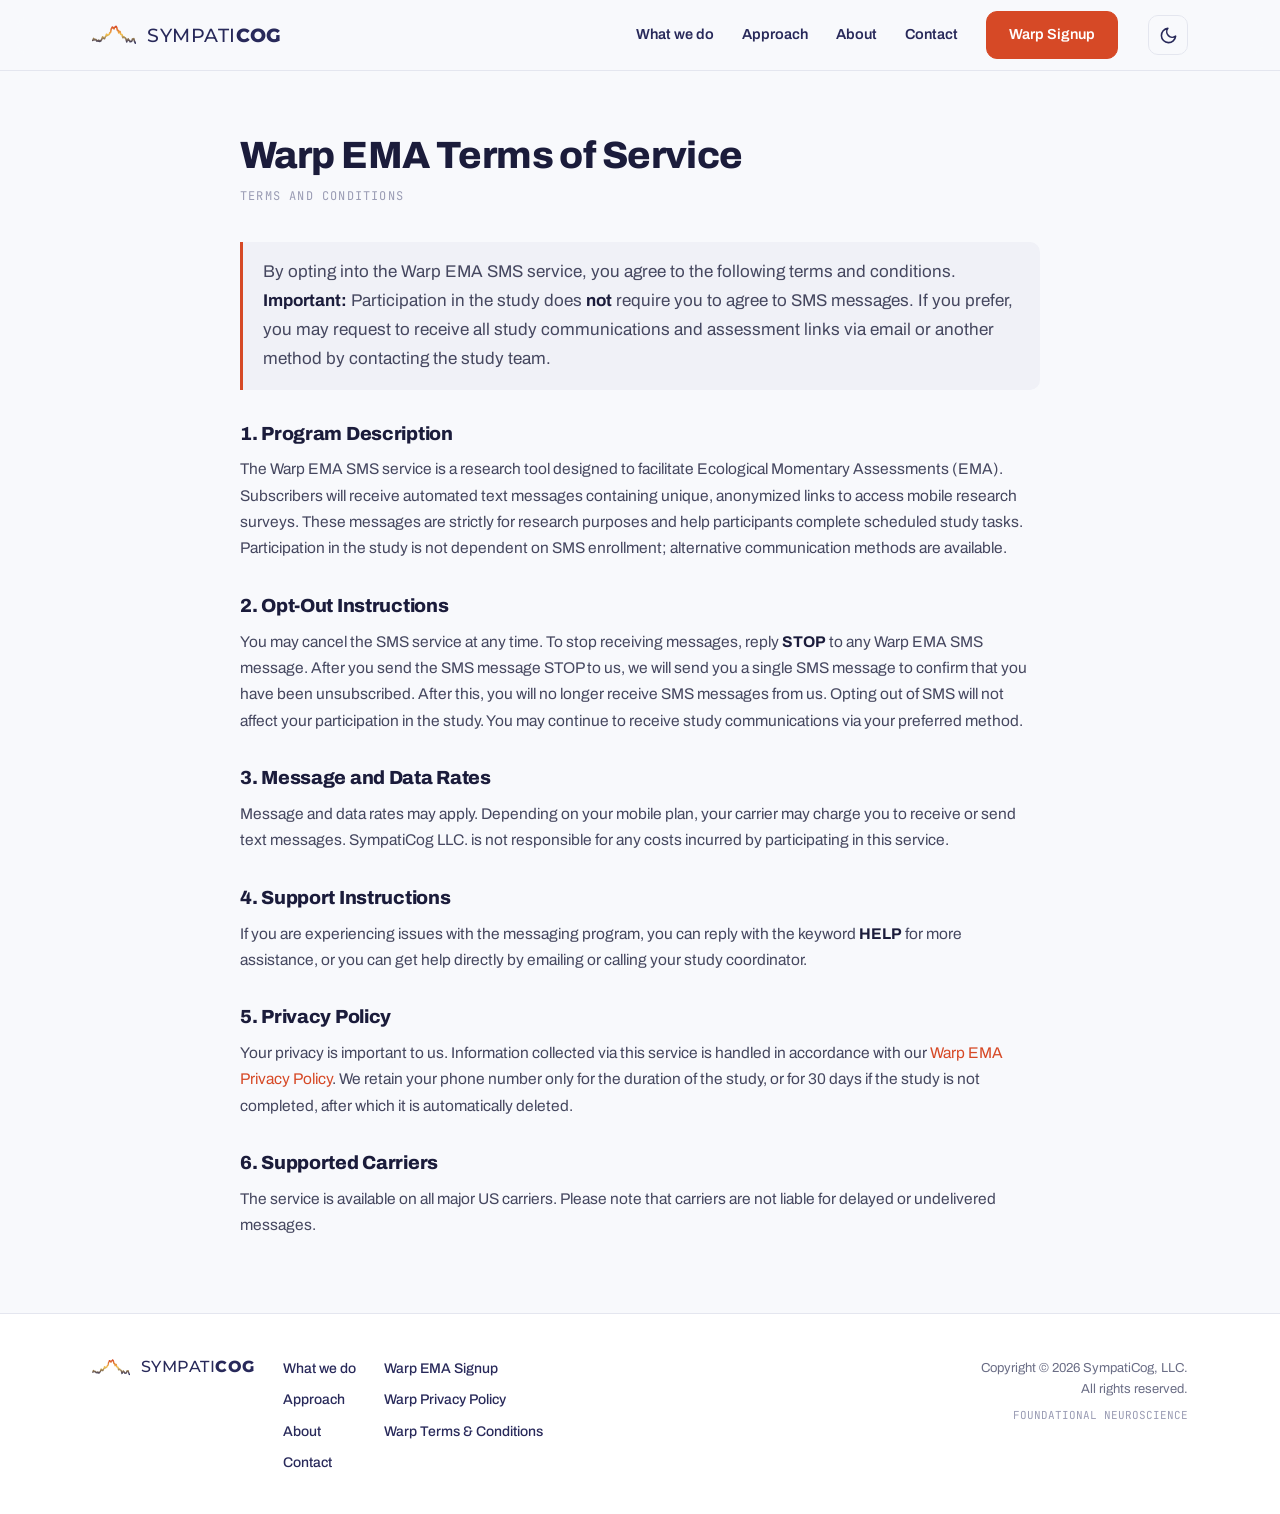
<file: warp-terms-and-conditions.html>
<!DOCTYPE html>
<html lang="en">
<head>
<meta charset="utf-8">
<meta name="viewport" content="width=device-width, initial-scale=1">
<title>Warp EMA Terms of Service · SympatiCog</title>
<meta name="description" content="Warp EMA Terms of Service: SMS service, ecological momentary assessments, and participant conditions.">
<meta name="theme-color" content="#28295a">
<link rel="icon" href="favicon.svg" type="image/svg+xml">
<link rel="preconnect" href="https://fonts.googleapis.com">
<link rel="preconnect" href="https://fonts.gstatic.com" crossorigin>
<link href="https://fonts.googleapis.com/css2?family=Archivo:wght@400;500;600;700;800&family=JetBrains+Mono:wght@400;500&family=Montserrat:wght@400;500;600;700;800&display=swap" rel="stylesheet">
<link rel="stylesheet" href="styles.css">
<script>(function(){try{var t=localStorage.getItem('sc-theme');if(t)document.documentElement.setAttribute('data-theme',t);}catch(e){}})();</script>
</head>
<body>

<header class="site-header">
  <div class="wrap">
    <a class="brand" href="/" aria-label="SympatiCog home">
      <svg viewBox="0 8 120 62" preserveAspectRatio="xMidYMid meet" aria-hidden="true"><defs><linearGradient id="hw" x1="0" y1="0" x2="0" y2="1"><stop offset="0" stop-color="#d64926"/><stop offset=".5" stop-color="#f2c14e"/><stop offset="1" stop-color="#28295a"/></linearGradient></defs><path d="M0.0 53.9 L1.3 52.3 L2.7 48.6 L4.0 53.0 L5.3 51.7 L6.7 51.3 L8.0 52.5 L9.3 51.6 L10.7 55.1 L12.0 56.1 L13.3 55.3 L14.7 54.7 L16.0 56.2 L17.3 53.4 L18.7 55.5 L20.0 57.1 L21.3 55.4 L22.7 55.9 L24.0 52.9 L25.3 51.9 L26.7 47.8 L28.0 44.0 L29.3 45.8 L30.7 48.8 L32.0 48.1 L33.3 49.2 L34.7 46.0 L36.0 43.5 L37.3 42.5 L38.7 36.9 L40.0 36.7 L41.3 40.4 L42.7 39.3 L44.0 38.9 L45.3 38.0 L46.7 37.1 L48.0 32.8 L49.3 32.6 L50.7 30.4 L52.0 22.7 L53.3 20.5 L54.7 17.0 L56.0 16.6 L57.3 19.0 L58.7 19.4 L60.0 21.9 L61.3 17.3 L62.7 17.5 L64.0 16.9 L65.3 14.3 L66.7 16.0 L68.0 18.1 L69.3 25.2 L70.7 26.6 L72.0 26.1 L73.3 33.2 L74.7 30.3 L76.0 28.9 L77.3 29.8 L78.7 36.8 L80.0 37.3 L81.3 38.1 L82.7 38.0 L84.0 43.9 L85.3 46.8 L86.7 43.6 L88.0 44.1 L89.3 45.5 L90.7 46.7 L92.0 47.5 L93.3 49.0 L94.7 53.9 L96.0 58.4 L97.3 53.9 L98.7 52.8 L100.0 49.7 L101.3 54.0 L102.7 53.4 L104.0 54.3 L105.3 58.1 L106.7 57.5 L108.0 57.1 L109.3 57.0 L110.7 55.1 L112.0 50.0 L113.3 51.0 L114.7 49.4 L116.0 49.2 L117.3 55.5 L118.7 58.4 L120.0 61.7" fill="none" stroke="url(#hw)" stroke-width="4.5" stroke-linejoin="round" stroke-linecap="round"/></svg>
      <span class="wordmark"><span>SYMPATI</span><b>COG</b></span>
    </a>
    <nav class="nav">
      <a href="/#services">What we do</a>
      <a href="/#approach">Approach</a>
      <a href="/#about">About</a>
      <a href="/#contact">Contact</a>
      <a class="btn" href="/warp-ema-signup">Warp Signup</a>
    </nav>
    <button class="theme-toggle" id="themeToggle" type="button" aria-label="Toggle dark mode">
      <svg class="i-moon" viewBox="0 0 24 24" fill="none" stroke="currentColor" stroke-width="2" stroke-linecap="round" stroke-linejoin="round"><path d="M21 12.8A9 9 0 1 1 11.2 3a7 7 0 0 0 9.8 9.8z"/></svg>
      <svg class="i-sun" viewBox="0 0 24 24" fill="none" stroke="currentColor" stroke-width="2" stroke-linecap="round" stroke-linejoin="round"><circle cx="12" cy="12" r="4"/><path d="M12 2v2M12 20v2M4.9 4.9l1.4 1.4M17.7 17.7l1.4 1.4M2 12h2M20 12h2M4.9 19.1l1.4-1.4M17.7 6.3l1.4-1.4"/></svg>
    </button>
  </div>
</header>

<main>
  <article class="legal wrap">
    <h1>Warp EMA Terms of Service</h1>
    <div class="updated">TERMS AND CONDITIONS</div>

    <p class="lede">By opting into the Warp EMA SMS service, you agree to the following terms and conditions. <strong>Important:</strong> Participation in the study does <strong>not</strong> require you to agree to SMS messages. If you prefer, you may request to receive all study communications and assessment links via email or another method by contacting the study team.</p>

    <h2>1. Program Description</h2>
    <p>The Warp EMA SMS service is a research tool designed to facilitate Ecological Momentary Assessments (EMA). Subscribers will receive automated text messages containing unique, anonymized links to access mobile research surveys. These messages are strictly for research purposes and help participants complete scheduled study tasks. Participation in the study is not dependent on SMS enrollment; alternative communication methods are available.</p>

    <h2>2. Opt-Out Instructions</h2>
    <p>You may cancel the SMS service at any time. To stop receiving messages, reply <strong>STOP</strong> to any Warp EMA SMS message. After you send the SMS message STOP to us, we will send you a single SMS message to confirm that you have been unsubscribed. After this, you will no longer receive SMS messages from us. Opting out of SMS will not affect your participation in the study. You may continue to receive study communications via your preferred method.</p>

    <h2>3. Message and Data Rates</h2>
    <p>Message and data rates may apply. Depending on your mobile plan, your carrier may charge you to receive or send text messages. SympatiCog LLC. is not responsible for any costs incurred by participating in this service.</p>

    <h2>4. Support Instructions</h2>
    <p>If you are experiencing issues with the messaging program, you can reply with the keyword <strong>HELP</strong> for more assistance, or you can get help directly by emailing or calling your study coordinator.</p>

    <h2>5. Privacy Policy</h2>
    <p>Your privacy is important to us. Information collected via this service is handled in accordance with our <a href="/warp-privacy-policy">Warp EMA Privacy Policy</a>. We retain your phone number only for the duration of the study, or for 30 days if the study is not completed, after which it is automatically deleted.</p>

    <h2>6. Supported Carriers</h2>
    <p>The service is available on all major US carriers. Please note that carriers are not liable for delayed or undelivered messages.</p>
  </article>
</main>

<footer class="site-footer">
  <div class="wrap">
    <a class="brand" href="/" aria-label="SympatiCog home">
      <svg viewBox="0 8 120 62" preserveAspectRatio="xMidYMid meet" aria-hidden="true" style="width:38px;height:19px"><defs><linearGradient id="fw" x1="0" y1="0" x2="0" y2="1"><stop offset="0" stop-color="#d64926"/><stop offset=".5" stop-color="#f2c14e"/><stop offset="1" stop-color="#28295a"/></linearGradient></defs><path d="M0.0 53.9 L1.3 52.3 L2.7 48.6 L4.0 53.0 L5.3 51.7 L6.7 51.3 L8.0 52.5 L9.3 51.6 L10.7 55.1 L12.0 56.1 L13.3 55.3 L14.7 54.7 L16.0 56.2 L17.3 53.4 L18.7 55.5 L20.0 57.1 L21.3 55.4 L22.7 55.9 L24.0 52.9 L25.3 51.9 L26.7 47.8 L28.0 44.0 L29.3 45.8 L30.7 48.8 L32.0 48.1 L33.3 49.2 L34.7 46.0 L36.0 43.5 L37.3 42.5 L38.7 36.9 L40.0 36.7 L41.3 40.4 L42.7 39.3 L44.0 38.9 L45.3 38.0 L46.7 37.1 L48.0 32.8 L49.3 32.6 L50.7 30.4 L52.0 22.7 L53.3 20.5 L54.7 17.0 L56.0 16.6 L57.3 19.0 L58.7 19.4 L60.0 21.9 L61.3 17.3 L62.7 17.5 L64.0 16.9 L65.3 14.3 L66.7 16.0 L68.0 18.1 L69.3 25.2 L70.7 26.6 L72.0 26.1 L73.3 33.2 L74.7 30.3 L76.0 28.9 L77.3 29.8 L78.7 36.8 L80.0 37.3 L81.3 38.1 L82.7 38.0 L84.0 43.9 L85.3 46.8 L86.7 43.6 L88.0 44.1 L89.3 45.5 L90.7 46.7 L92.0 47.5 L93.3 49.0 L94.7 53.9 L96.0 58.4 L97.3 53.9 L98.7 52.8 L100.0 49.7 L101.3 54.0 L102.7 53.4 L104.0 54.3 L105.3 58.1 L106.7 57.5 L108.0 57.1 L109.3 57.0 L110.7 55.1 L112.0 50.0 L113.3 51.0 L114.7 49.4 L116.0 49.2 L117.3 55.5 L118.7 58.4 L120.0 61.7" fill="none" stroke="url(#fw)" stroke-width="4.5" stroke-linejoin="round" stroke-linecap="round"/></svg>
      <span class="wordmark"><span>SYMPATI</span><b>COG</b></span>
    </a>
    <nav class="foot-nav">
      <a href="/#services">What we do</a>
      <a href="/#approach">Approach</a>
      <a href="/#about">About</a>
      <a href="/#contact">Contact</a>
    </nav>
    <nav class="foot-nav">
      <a href="/warp-ema-signup">Warp EMA Signup</a>
      <a href="/warp-privacy-policy">Warp Privacy Policy</a>
      <a href="/warp-terms-and-conditions">Warp Terms &amp; Conditions</a>
    </nav>
    <div class="foot-meta">
      Copyright © 2026 SympatiCog, LLC.<br>All rights reserved.
      <div class="mono">FOUNDATIONAL NEUROSCIENCE</div>
    </div>
  </div>
</footer>

<script>document.getElementById('themeToggle').addEventListener('click',function(){var d=document.documentElement;var n=d.getAttribute('data-theme')==='dark'?'light':'dark';d.setAttribute('data-theme',n);try{localStorage.setItem('sc-theme',n);}catch(e){}});</script>
</body>
</html>
</file>
<file: styles.css>
/* ============================================================
   SympatiCog Light Signal design system
   ============================================================ */
:root{
  --paper:#f8f9fc; --surface:#ffffff; --panel:#f0f1f7;
  --line:#e4e6ef; --line-soft:#eef0f6;
  --ink:#1b1c3b; --navy:#28295a; --body:#45475f; --muted:#6b6e86; --faint:#9a9cb4;
  --accent:#d64926; --accent-hover:#b93c1f; --amber:#f2c14e; --indigo:#5b63c4;
  --success:#1f9e5f; --warn:#b8791a; --danger:#c23b3b;
  --radius:16px; --radius-sm:10px; --radius-lg:22px;
  --maxw:1160px;
  --btn-ink:#fff;
  --header-bg:rgba(248,249,252,.82);
  --mark-bg:radial-gradient(120% 160% at 50% 0%,#ffffff 0%,#f4f5fb 78%);
  --sans:'Archivo',system-ui,sans-serif;
  --mono:'JetBrains Mono',ui-monospace,monospace;
  --brand:'Montserrat',sans-serif;
}
*{box-sizing:border-box}
html{scroll-behavior:smooth}
body{
  margin:0;background:var(--paper);color:var(--body);
  font-family:var(--sans);font-size:17px;line-height:1.6;
  -webkit-font-smoothing:antialiased;text-rendering:optimizeLegibility;
}
h1,h2,h3,h4{color:var(--ink);margin:0;line-height:1.1;letter-spacing:-.015em;font-weight:800}
p{margin:0}
a{color:var(--accent);text-decoration:none}
a:hover{color:var(--accent-hover)}
img,svg{display:block}
::selection{background:#d6492622}

.wrap{max-width:var(--maxw);margin:0 auto;padding:0 32px}
.eyebrow{font-family:var(--mono);font-size:12px;letter-spacing:.28em;text-transform:uppercase;color:var(--muted)}
.signal-rule{height:2px;border-radius:2px;background:linear-gradient(90deg,var(--indigo),var(--amber) 52%,var(--accent));border:0}
.mono{font-family:var(--mono)}

/* ---------- wordmark ---------- */
.wordmark{font-family:var(--brand);letter-spacing:.03em;color:var(--navy);line-height:1;white-space:nowrap}
.wordmark b{font-weight:800}
.wordmark span{font-weight:500}

/* ---------- header ---------- */
.site-header{position:sticky;top:0;z-index:50;background:var(--header-bg);backdrop-filter:blur(14px);border-bottom:1px solid var(--line)}
.site-header .wrap{display:flex;align-items:center;gap:22px;height:70px}
.brand{display:flex;align-items:center;gap:11px}
.brand svg{width:44px;height:22px}
.brand .wordmark{font-size:19px}
.nav{display:flex;gap:28px;margin-left:auto;align-items:center}
.nav a{font-family:var(--sans);font-weight:600;font-size:14.5px;color:var(--navy)}
.nav a:hover{color:var(--accent)}
.nav .btn{color:var(--btn-ink)}
.nav .btn:hover{color:var(--btn-ink)}

/* ---------- buttons ---------- */
.btn{display:inline-flex;align-items:center;gap:8px;font-family:var(--sans);font-weight:700;font-size:15px;
  background:var(--accent);color:var(--btn-ink);border:1px solid var(--accent);padding:11px 22px;border-radius:11px;cursor:pointer;transition:.15s}
.btn:hover{background:var(--accent-hover);border-color:var(--accent-hover);color:var(--btn-ink)}
.btn-ghost{background:transparent;color:var(--navy);border:1px solid var(--line)}
.btn-ghost:hover{background:var(--surface);border-color:var(--faint);color:var(--navy)}
.btn-lg{font-size:16px;padding:14px 28px}

/* ---------- hero ---------- */
.hero{padding:96px 0 72px;position:relative;overflow:hidden}
.hero .eyebrow{margin-bottom:22px}
.hero h1{font-size:clamp(40px,6vw,68px);letter-spacing:-.025em;max-width:14ch;text-wrap:balance}
.hero .lead{font-size:20px;line-height:1.55;color:var(--body);max-width:60ch;margin:24px 0 40px;text-wrap:pretty}
.hero-actions{display:flex;gap:14px;flex-wrap:wrap}
.hero-mark{margin-top:64px;border:1px solid var(--line);border-radius:var(--radius-lg);background:var(--mark-bg);padding:56px 24px 46px;display:flex;
  flex-direction:column;align-items:center}
.hero-mark svg.wave{width:min(560px,86%);height:auto}
.hero-mark .wordmark{font-size:clamp(30px,5vw,46px);margin-top:16px}
.hero-mark .tag{font-family:var(--mono);font-size:10px;letter-spacing:.44em;color:var(--muted);margin-top:14px;padding-left:.44em}

/* ---------- section ---------- */
.section{padding:76px 0;border-top:1px solid var(--line-soft)}
.section-head{display:flex;align-items:baseline;gap:16px;margin-bottom:14px}
.section-head .num{font-family:var(--mono);font-size:12px;letter-spacing:.3em;color:var(--faint)}
.section-head h2{font-size:34px}
.section-intro{color:var(--muted);font-size:18px;max-width:62ch;margin-bottom:44px;text-wrap:pretty}

/* ---------- service cards ---------- */
.cards{display:grid;grid-template-columns:repeat(3,1fr);gap:20px}
.card{background:var(--surface);border:1px solid var(--line);border-radius:var(--radius);padding:28px;transition:.18s}
.card:hover{transform:translateY(-3px);box-shadow:0 24px 44px -28px rgba(27,28,59,.4);border-color:#d7d9e6}
.card .idx{font-family:var(--mono);font-size:12px;color:var(--accent);letter-spacing:.1em}
.card h3{font-size:20px;margin:14px 0 10px}
.card p{font-size:15px;color:var(--body);line-height:1.6}
.card .chip{display:inline-block;font-family:var(--mono);font-size:11px;letter-spacing:.06em;color:var(--navy);
  background:var(--panel);border-radius:20px;padding:4px 11px;margin-top:16px}

/* ---------- approach (dark band) ---------- */
.band{background:#141530;color:#e9eaf4;border:1px solid rgba(255,255,255,.07);border-radius:var(--radius-lg);padding:56px 48px;position:relative;overflow:hidden}
.band h2{color:#fff;font-size:32px;max-width:20ch}
.band .lead{color:#b9bbd6;font-size:18px;max-width:64ch;margin-top:20px;line-height:1.6}
.principles{display:grid;grid-template-columns:repeat(4,1fr);gap:18px;margin-top:40px}
.principle .k{font-family:var(--brand);font-weight:800;font-size:17px;color:#fff;letter-spacing:.01em}
.principle .v{font-size:13.5px;color:#9a9cc0;margin-top:6px;line-height:1.5}
.principle{border-top:2px solid;border-image:linear-gradient(90deg,var(--accent),var(--amber)) 1;padding-top:14px}

/* ---------- about ---------- */
.about-grid{display:grid;grid-template-columns:1fr 1fr;gap:48px;align-items:center}
.about-grid p{font-size:18px;color:var(--body);line-height:1.65}
.stat-row{display:flex;gap:40px;margin-top:8px}
.stat .n{font-family:var(--mono);font-size:30px;color:var(--ink)}
.stat .l{font-size:13px;color:var(--muted)}

/* ---------- forms ---------- */
.form{max-width:560px}
.form.wide{max-width:640px}
.field{margin-bottom:18px}
.field label{display:block;font-weight:600;font-size:13.5px;color:var(--navy);margin-bottom:7px}
.field input[type=text],.field input[type=email],.field input[type=tel],.field textarea{
  width:100%;font-family:var(--sans);font-size:15.5px;color:var(--ink);background:var(--surface);
  border:1px solid var(--line);border-radius:11px;padding:12px 14px;outline:none;transition:.15s}
.field input:focus,.field textarea:focus{border-color:var(--accent);box-shadow:0 0 0 3px #d6492622}
.field textarea{min-height:120px;resize:vertical}
.req{color:var(--accent)}
.consent{display:flex;gap:12px;align-items:flex-start;background:var(--panel);border:1px solid var(--line);
  border-radius:12px;padding:15px 16px;margin:6px 0 20px}
.consent input{margin-top:3px;width:18px;height:18px;accent-color:var(--accent);flex-shrink:0}
.consent label{font-size:13.5px;color:var(--body);line-height:1.55;font-weight:500}
.fineprint{font-size:12.5px;color:var(--muted);line-height:1.6;margin-top:18px}
.fineprint strong{color:var(--navy)}

/* ---------- legal ---------- */
.legal{max-width:800px;margin:0 auto;padding:64px 0 40px}
.legal h1{font-size:38px;margin-bottom:10px}
.legal .updated{font-family:var(--mono);font-size:12px;color:var(--faint);letter-spacing:.1em;margin-bottom:36px}
.legal h2{font-size:19px;color:var(--ink);margin:34px 0 12px}
.legal p{font-size:15.5px;color:var(--body);line-height:1.7;margin-bottom:14px}
.legal ul{margin:0 0 16px;padding-left:22px}
.legal li{font-size:15.5px;color:var(--body);line-height:1.7;margin-bottom:8px}
.legal strong{color:var(--ink)}
.legal .lede{font-size:17px;color:var(--body);background:var(--panel);border-left:3px solid var(--accent);
  padding:16px 20px;border-radius:0 10px 10px 0;margin-bottom:28px}

/* ---------- footer ---------- */
.site-footer{border-top:1px solid var(--line);background:var(--surface);padding:44px 0 40px;margin-top:20px}
.site-footer .wrap{display:flex;gap:28px;align-items:flex-start;flex-wrap:wrap}
.site-footer .brand .wordmark{font-size:16px}
.foot-nav{display:flex;flex-direction:column;gap:9px}
.foot-nav a{font-size:14px;color:var(--navy);font-weight:500}
.foot-nav a:hover{color:var(--accent)}
.foot-meta{margin-left:auto;text-align:right;font-size:13px;color:var(--muted)}
.foot-meta .mono{font-size:11px;color:var(--faint);margin-top:8px}

/* ---------- responsive ---------- */
@media (max-width:860px){
  .cards{grid-template-columns:1fr}
  .principles{grid-template-columns:1fr 1fr}
  .about-grid{grid-template-columns:1fr;gap:28px}
  .nav{display:none}
  .band{padding:40px 26px}
}
@media (max-width:560px){
  .wrap{padding:0 20px}
  .principles{grid-template-columns:1fr}
  .foot-meta{margin-left:0;text-align:left}
}

/* ---------- theme toggle ---------- */
.theme-toggle{margin-left:8px;display:inline-flex;align-items:center;justify-content:center;width:40px;height:40px;
  background:transparent;border:1px solid var(--line);border-radius:10px;color:var(--navy);cursor:pointer;transition:.15s;flex-shrink:0}
.theme-toggle:hover{border-color:var(--faint);color:var(--accent)}
.theme-toggle svg{width:19px;height:19px}
.theme-toggle .i-sun{display:none}
.theme-toggle .i-moon{display:block}
html[data-theme="dark"] .theme-toggle .i-sun{display:block}
html[data-theme="dark"] .theme-toggle .i-moon{display:none}
@media (max-width:860px){ .theme-toggle{margin-left:auto} }

/* ---------- dark theme ---------- */
html[data-theme="dark"]{
  --paper:#0b0c1f; --surface:#0e0f24; --panel:#16173a;
  --line:#21244b; --line-soft:#16173a;
  --ink:#f1f2fa; --navy:#eceefb; --body:#c3c5e4; --muted:#9a9cc0; --faint:#6f72a2;
  --accent:#ff7a45; --accent-hover:#ff9160; --amber:#ffd86b; --indigo:#8f97e6;
  --btn-ink:#12132b;
  --header-bg:rgba(11,12,31,.85);
  --mark-bg:radial-gradient(120% 160% at 50% 0%,#181a3d 0%,#0d0e26 74%);
}
html[data-theme="dark"] .card:hover{box-shadow:0 24px 44px -28px rgba(0,0,0,.6)}
html[data-theme="dark"] .field input:focus,html[data-theme="dark"] .field textarea:focus{box-shadow:0 0 0 3px #ff7a4533}
</file>
